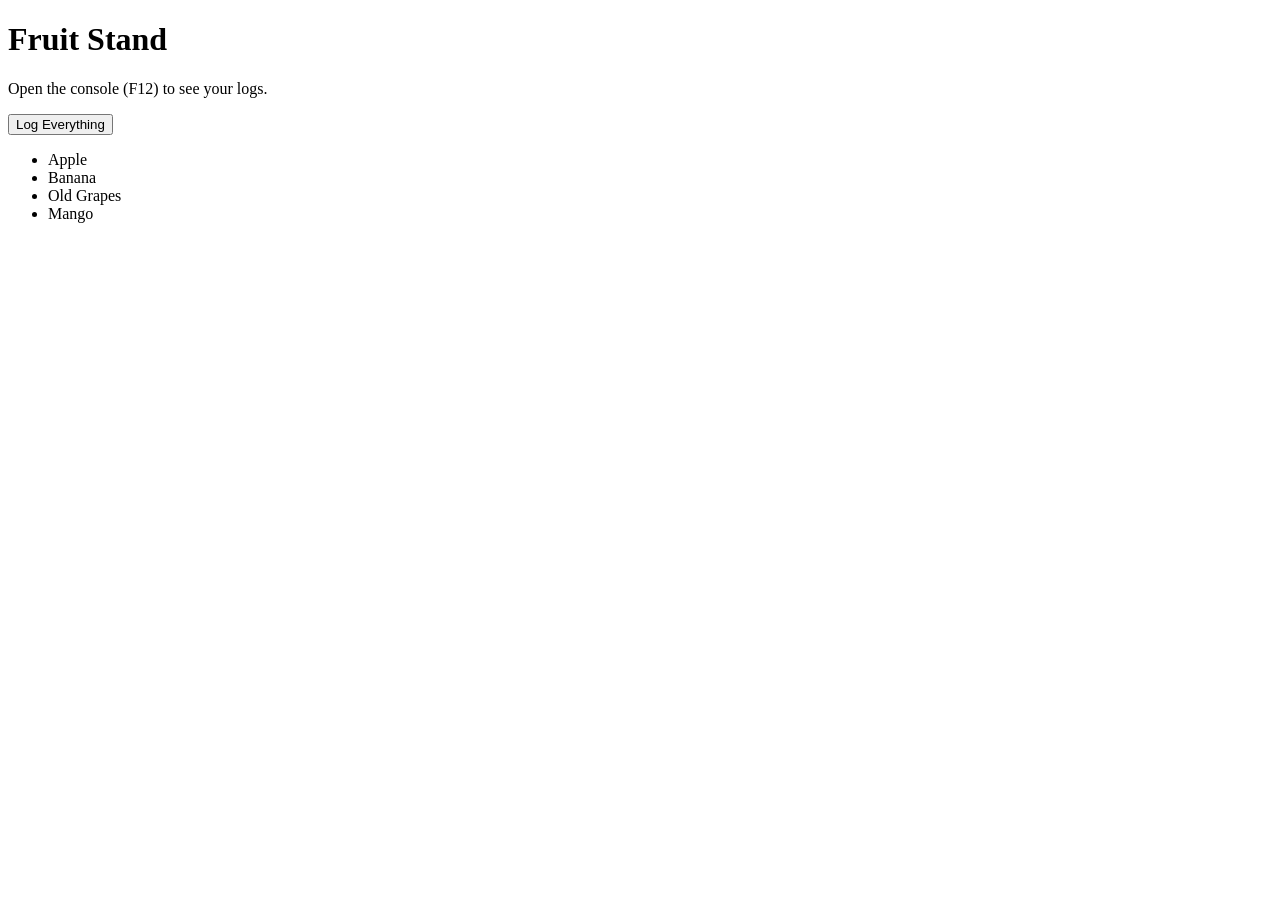
<file: 01-selectors/index.html>
<!DOCTYPE html>
<html lang="en">
<head>
  <meta charset="UTF-8">
  <title>DOM Selectors Warm-up</title>
</head>
<body>
  <h1 id="title">Fruit Stand</h1>
  <p class="intro">Open the console (F12) to see your logs.</p>

  <button id="log-btn">Log Everything</button>

  <ul id="fruit-list">
    <li class="fruit">Apple</li>
    <li class="fruit">Banana</li>
    <li class="fruit" data-fresh="false">Old Grapes</li>
    <li class="fruit" data-fresh="false">Mango</li>
  </ul>

  <script src="script.js"></script>
</body>
</html>
</file>
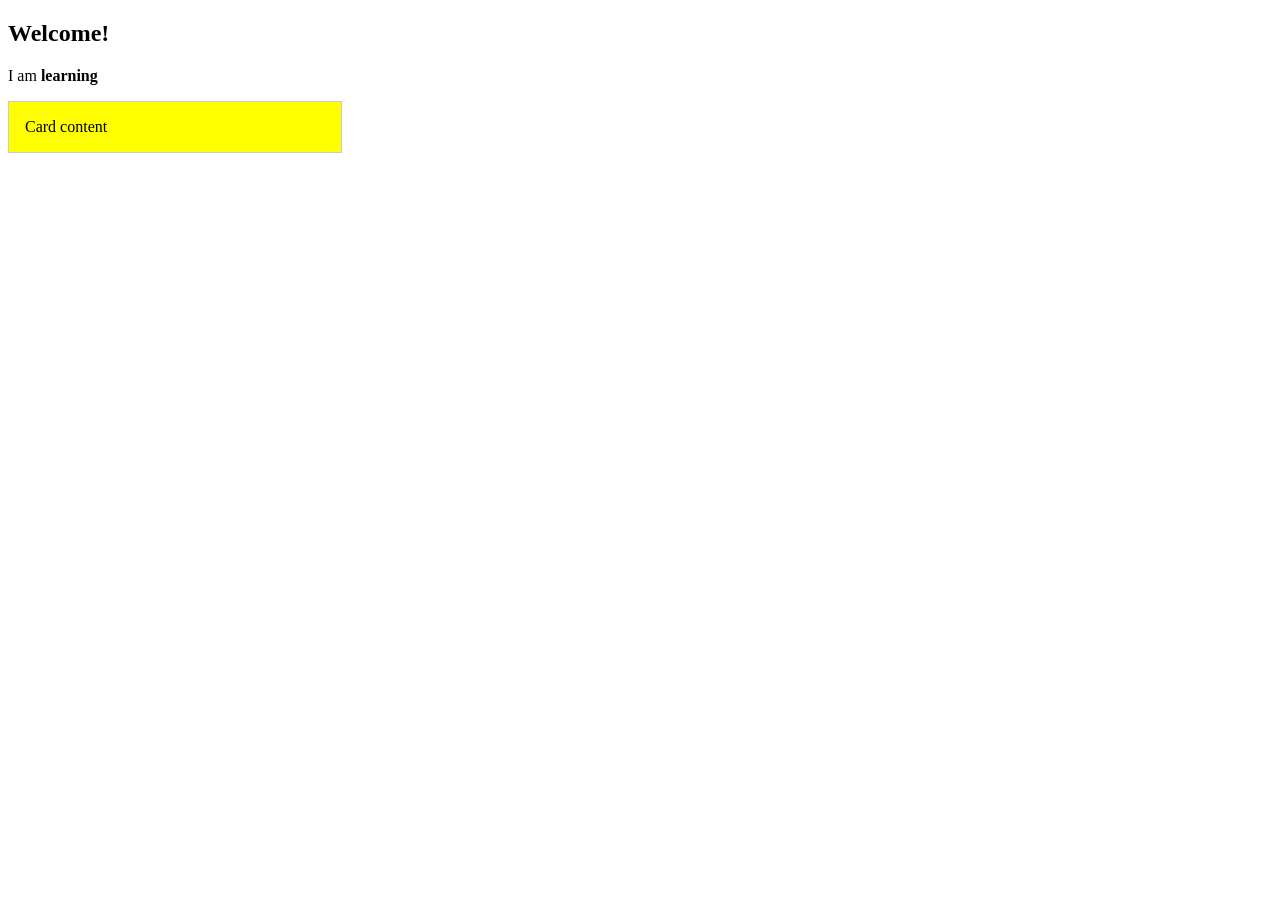
<file: 02-content-and-classes/index.html>
<!DOCTYPE html>
<html lang="en">
<head>
  <meta charset="UTF-8">
  <title>Content, Attributes & Classes</title>
  <style>
    .card { border: 1px solid #ccc; padding: 1rem; max-width: 300px; }
    .highlight { background: yellow; }
  </style>
</head>
<body>
  <h2 id="heading">Old Heading</h2>
  <p id="bio">I am learning the DOM.</p>

  <div id="card" class="card" data-visits="0">Card content</div>

  <script src="script.js"></script>
</body>
</html>
</file>
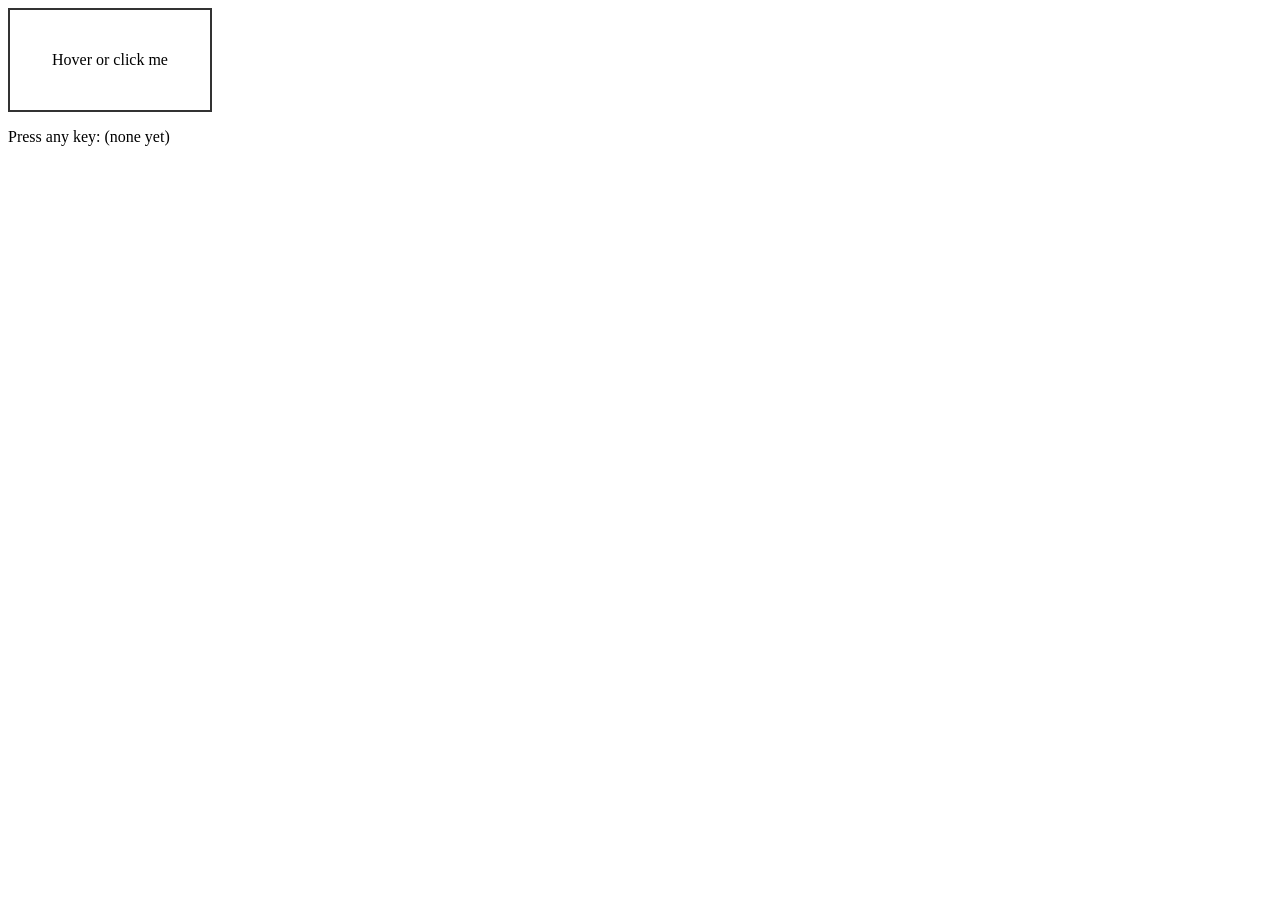
<file: 03-events-basics/index.html>
<!DOCTYPE html>
<html lang="en">
<head>
  <meta charset="UTF-8">
  <title>Events Basics</title>
  <style>
    .box {
      width: 200px;
      height: 100px;
      display: flex;
      align-items: center;
      justify-content: center;
      border: 2px solid #333;
      cursor: pointer;
    }
    .box.hover { background: #cde; }
  </style>
</head>
<body>
  <div id="box" class="box">Hover or click me</div>
  <p id="log"></p>
  <p>Press any key: <span id="key-display">(none yet)</span></p>

  <script src="script.js"></script>
</body>
</html>
</file>
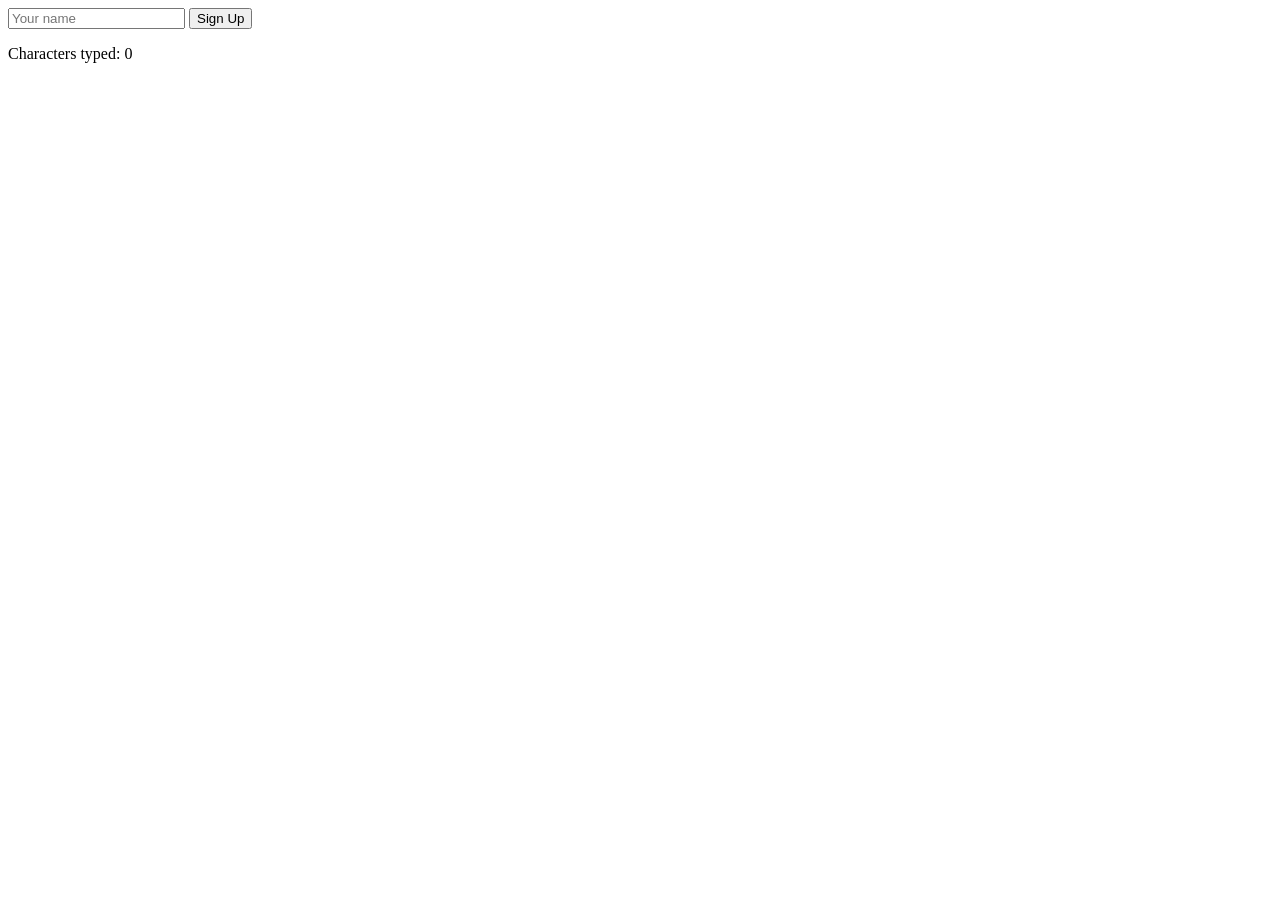
<file: 04-form-events/index.html>
<!DOCTYPE html>
<html lang="en">
<head>
  <meta charset="UTF-8">
  <title>Form Events</title>
</head>
<body>
  <form id="signup-form">
    <input type="text" id="name-input" placeholder="Your name" autocomplete="off">
    <button type="submit">Sign Up</button>
  </form>

  <p>Characters typed: <span id="char-count">0</span></p>
  <p id="feedback"></p>

  <script src="script.js"></script>
</body>
</html>
</file>
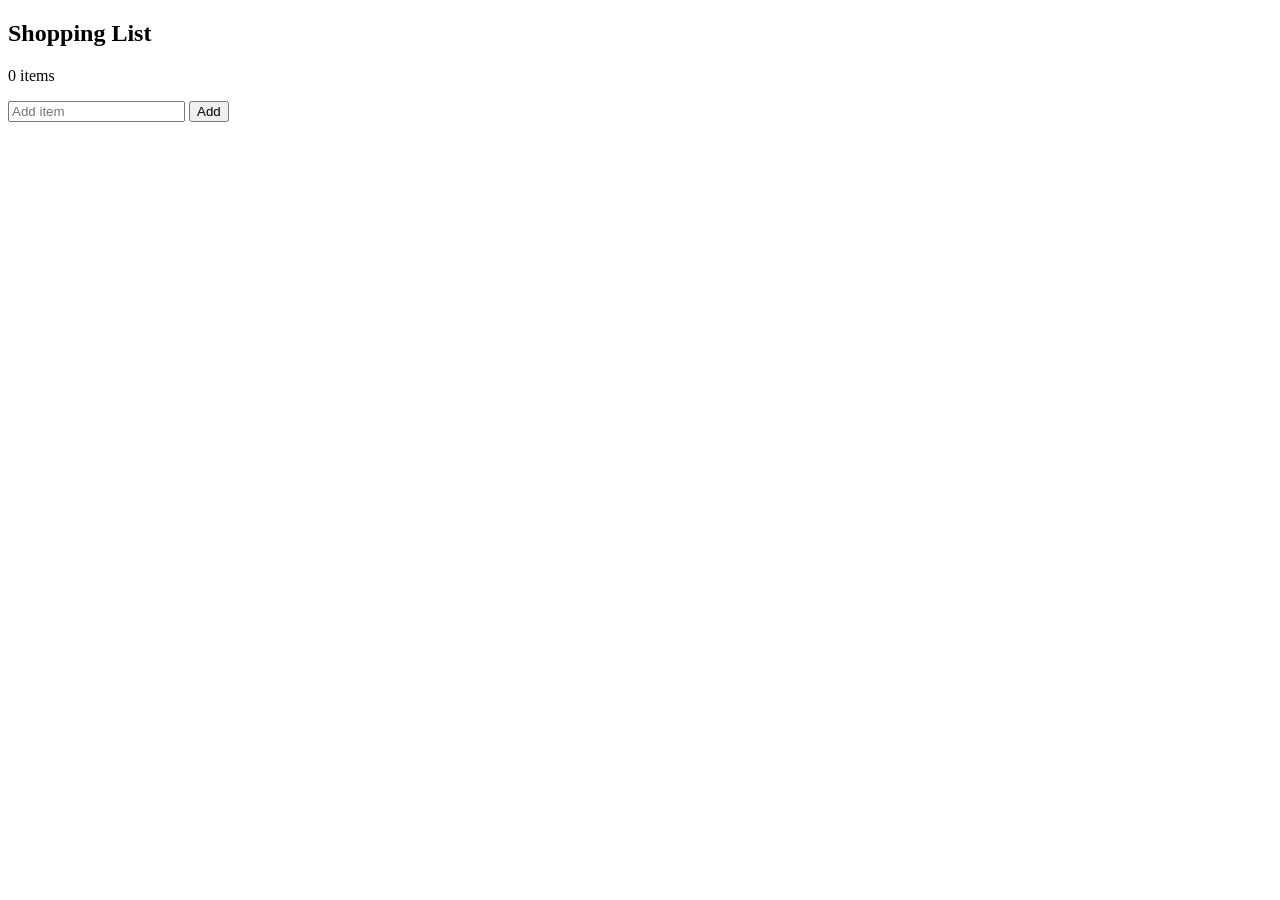
<file: 05-create-and-remove/index.html>
<!DOCTYPE html>
<html lang="en">
<head>
  <meta charset="UTF-8">
  <title>Creating & Removing Elements</title>
</head>
<body>
  <h2>Shopping List</h2>
  <p><span id="item-count">0</span> items</p>

  <input type="text" id="item-input" placeholder="Add item" autocomplete="off">
  <button id="add-item-btn">Add</button>

  <ul id="items"></ul>

  <script src="script.js"></script>
</body>
</html>
</file>
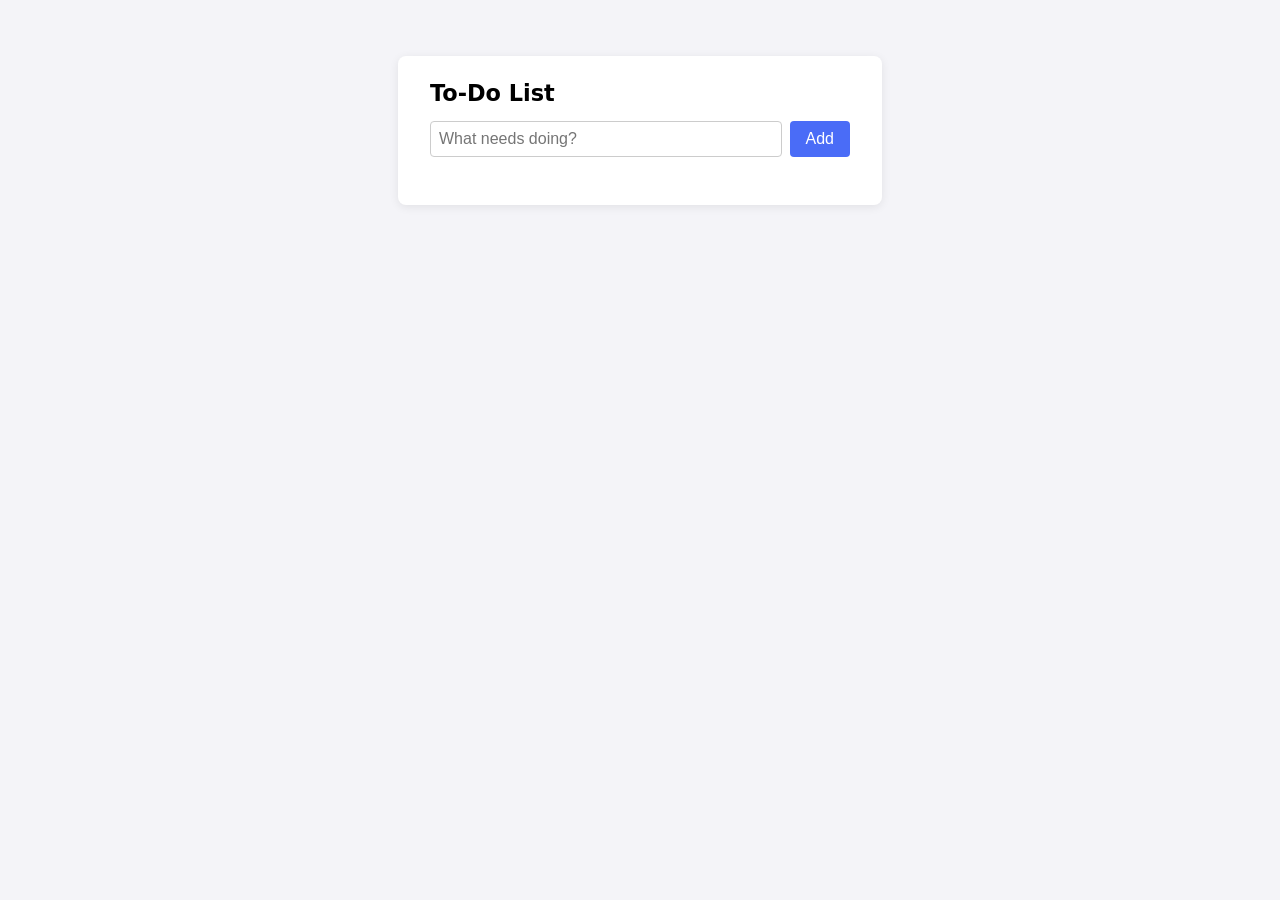
<file: 06-todo-list/index.html>
<!DOCTYPE html>
<html lang="en">
<head>
  <meta charset="UTF-8">
  <title>To-Do List — DOM Exercise</title>
  <link rel="stylesheet" href="style.css">
</head>
<body>
  <main class="app">
    <h1>To-Do List</h1>
    <form id="todo-form">
      <input type="text" id="todo-input" placeholder="What needs doing?" autocomplete="off">
      <button type="submit" id="add-btn">Add</button>
    </form>
    <ul id="todo-list"></ul>
  </main>

  <script src="script.js"></script>
</body>
</html>
</file>
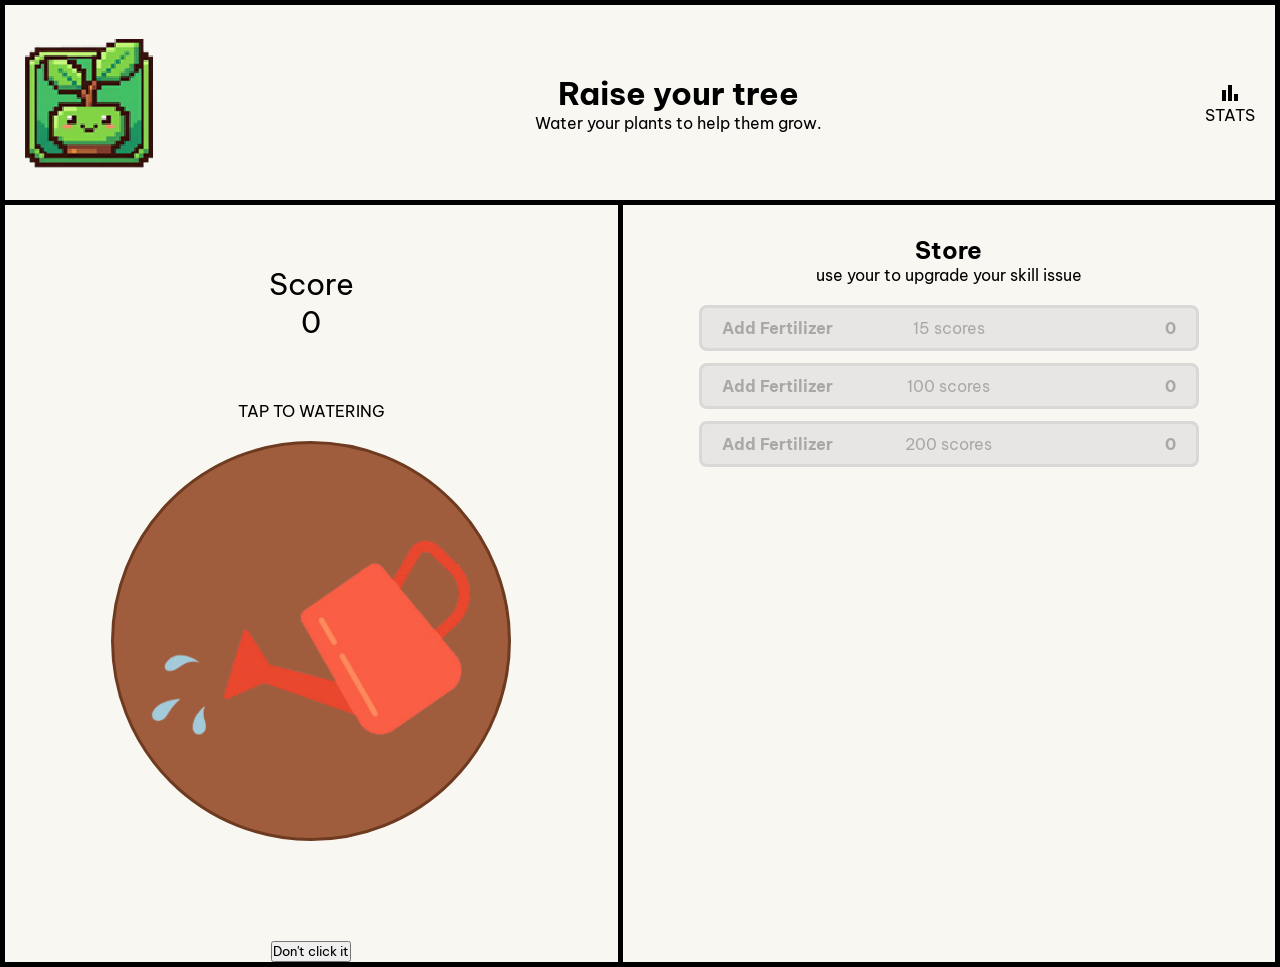
<file: ClickGame/index.html>
<!doctype html>
<html lang="en">
  <head>
    <meta charset="UTF-8" />
    <meta name="viewport" content="width=device-width, initial-scale=1.0" />
    <title>Raise your tree</title>
    <link rel="stylesheet" href="style.css" />
    <link rel="preconnect" href="https://fonts.googleapis.com" />
    <link rel="preconnect" href="https://fonts.gstatic.com" crossorigin />
    <link
      href="https://fonts.googleapis.com/css2?family=Be+Vietnam+Pro:ital,wght@0,100;0,200;0,300;0,400;0,500;0,600;0,700;0,800;0,900;1,100;1,200;1,300;1,400;1,500;1,600;1,700;1,800;1,900&display=swap"
      rel="stylesheet"
    />
    <link
      rel="stylesheet"
      href="https://fonts.googleapis.com/css2?family=Material+Symbols+Outlined:opsz,wght,FILL,GRAD@24,400,0,0"
    />
  </head>
  <body>
    <header>
      <a href="index.html">
        <img
          src="media/clicktreeicon-removebg-preview2.png"
          alt="Sapling Logo"
          class="leaves-icon"
        />
      </a>
      <div id="headTitle">
        <h1>Raise your tree</h1>
        <p>Water your plants to help them grow.</p>
      </div>
      <div class="stats-btn" type="button">
        <span class="material-symbols-outlined" id="statIcon">bar_chart</span>
        <span class="btn-label">STATS</span>
      </div>
    </header>

    <div id="field">
      <!-- section left -->
      <section id="sectionLeft">
        <div id="scoreText">
          <div>Score</div>
          <div id="scoreCount"></div>
        </div>
        <div id="tree-hint">TAP TO WATERING</div>
        <button id="btn-watering"></button>
        <button id="btn-reset">Don't click it</button>
      </section>

      <div id="seperator"></div>
      <!--เส้นแบ่งsection-->

      <!-- section right -->
      <section id="sectionRight">
        <div>
          <h2>Store</h2>
          <p>use your to upgrade your skill issue</p>
        </div>
        <div id="upgradeStore">
          <div id="upgrade1" class="canBuy">
            <p class="upgrade-title">Add Fertilizer</p>

            <p class="upgrade-cost">15 scores</p>

            <p id="upgradeCount1" class="upgrade-count">0</p>
          </div>
          <div id="upgrade2" class="canBuy">
            <p class="upgrade-title">Add Fertilizer</p>

            <p class="upgrade-cost">100 scores</p>

            <p id="upgradeCount2" class="upgrade-count">0</p>
          </div>
          <div id="upgrade3" class="canBuy">
            <p class="upgrade-title">Add Fertilizer</p>

            <p class="upgrade-cost">200 scores</p>

            <p id="upgradeCount3" class="upgrade-count">0</p>
          </div>
          <div></div>
        </div>
      </section>

      <!-- <div id="seperator"></div>เส้นแบ่งsection -->
    </div>
  </body>
  <script src="testscript copy.js"></script>
</html>
</file>
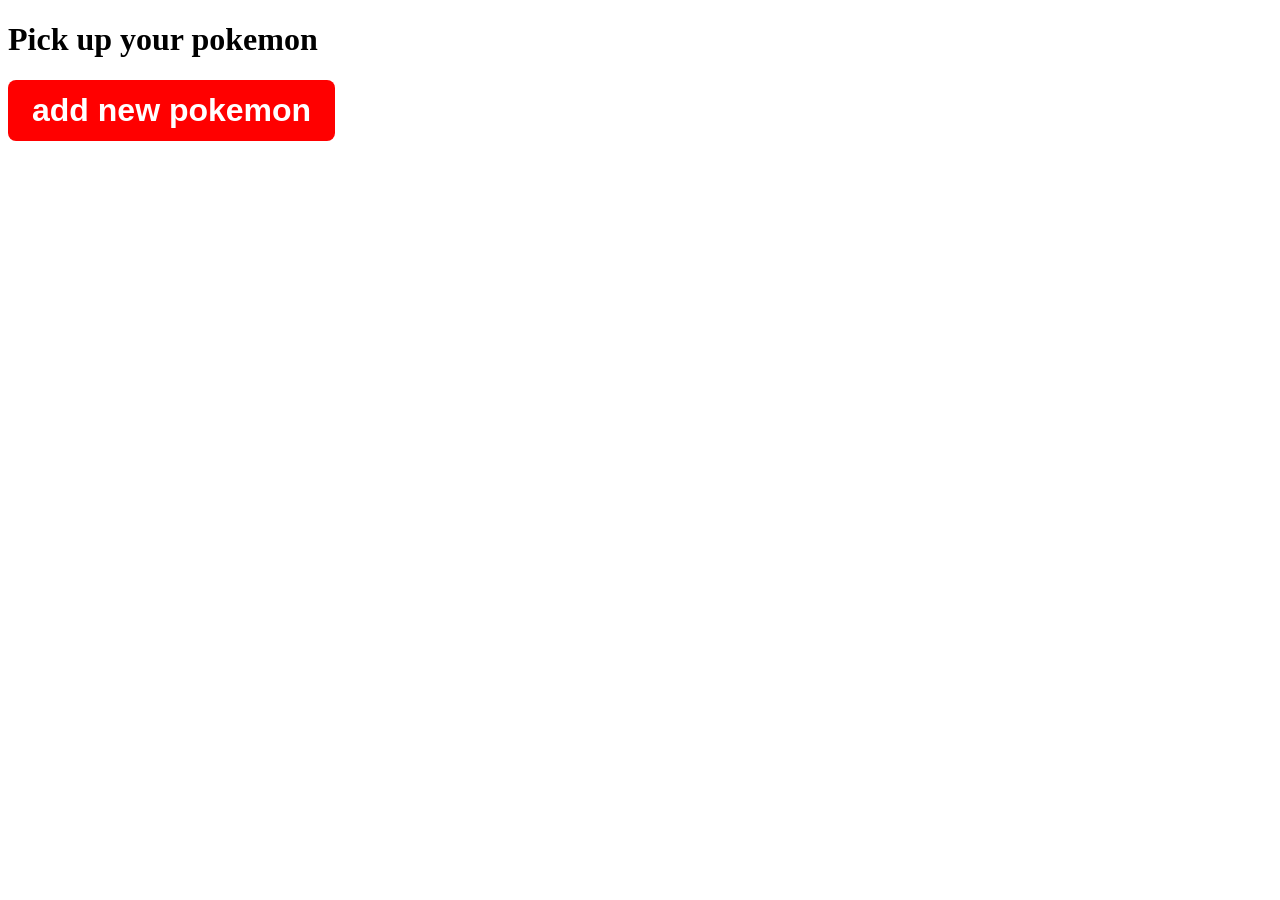
<file: pokemon/index.html>
<!DOCTYPE html>
<html lang="en">
<head>
    <meta charset="UTF-8">
    <meta name="viewport" content="width=device-width, initial-scale=1.0">
    <title>pokemon</title>
    <link rel="stylesheet" href="style.css">
</head>
<body>
    <h1>Pick up your pokemon</h1>
    <div id="progressX">
    </div>
    <button id="btn-newpokemon">add new pokemon</button>

    <script src="script.js">

    </script>
    

</body>
</html>
</file>
<file: 06-todo-list/style.css>
body {
  font-family: system-ui, sans-serif;
  background: #f4f4f8;
  display: flex;
  justify-content: center;
  padding: 3rem 1rem;
}

.app {
  background: #fff;
  border-radius: 8px;
  box-shadow: 0 2px 10px rgba(0, 0, 0, 0.08);
  padding: 1.5rem 2rem 2rem;
  width: 100%;
  max-width: 420px;
}

h1 {
  margin-top: 0;
  font-size: 1.4rem;
}

#todo-form {
  display: flex;
  gap: 0.5rem;
  margin-bottom: 1rem;
}

#todo-input {
  flex: 1;
  padding: 0.5rem;
  font-size: 1rem;
  border: 1px solid #ccc;
  border-radius: 4px;
}

#add-btn {
  padding: 0.5rem 1rem;
  font-size: 1rem;
  border: none;
  border-radius: 4px;
  background: #4a6cf7;
  color: #fff;
  cursor: pointer;
}

#add-btn:hover {
  background: #3a56d4;
}

#todo-list {
  list-style: none;
  padding: 0;
  margin: 0;
}

#todo-list li {
  display: flex;
  align-items: center;
  justify-content: space-between;
  padding: 0.5rem 0;
  border-bottom: 1px solid #eee;
}

#todo-list li .todo-text {
  cursor: pointer;
  flex: 1;
}

#todo-list li.completed .todo-text {
  text-decoration: line-through;
  color: #999;
}

.delete-btn {
  background: none;
  border: none;
  color: #d33;
  font-size: 1.1rem;
  cursor: pointer;
  line-height: 1;
  padding: 0 0.25rem;
}
</file>
<file: ClickGame/style.css>
* {
  margin: 0;
  padding: 0;
  box-sizing: border-box;
  font-family: "Be Vietnam Pro", sans-serif;
}

body {
  width: 100vw;
  /* height: 100vh; */
  background-color: #f9f7f2;
  /* ป้องกันแถบสกรอลล์ */
  /* overflow: hidden;  */
  display: flex;
  flex-direction: column;
  border: 5px solid black;
}

header {
  display: flex;
  justify-content: space-between;
  align-items: center;
  height: 200px;
  padding: 20px 20px;
  border-bottom: 5px solid black;
  box-sizing: border-box;
}

.leaves-icon {
  display: flex;
  box-sizing: border-box;
  height: 130px;
  width: auto;
  cursor: pointer;
  image-rendering: pixelated;

}
#headTitle {
  text-align: center;
  flex-shrink: 0;
}

.stats-btn {
  display: flex;
  flex-direction: column;
  align-items: center;
  justify-content: center;
  cursor: pointer;
  background: transparent;
  border: none;
}

#field {
  display: flex;
  flex: 1; /* ยืดกินพื้นที่ส่วนล่างทั้งหมด */
  width: 100%;
  align-items: flex-start; /* จัดเนื้อหาภายในให้อยู่กึ่งกลางแนวตั้ง */
  box-sizing: border-box;
}

/* SectionLeft */

#sectionLeft {
  display: flex;
  flex-direction: column;
  align-items: center;
  flex: 1;
  justify-content: flex-start;
  padding-top: 30px;
}

#scoreText {
  /* 3. ปรับ padding ออก แล้วใช้ margin เว้นระยะห่างด้านล่างแทน */
  padding: 30px 0;
  margin-bottom: 10px;
  font-size: 30px;
  text-align: center;
}

#tree-hint {
  padding: 20px 0;
}

#btn-watering {
  background-image: url("media/istockphoto-1648523249-612x612-removebg-preview.png");
  background-color: #A05D3D;
  background-size: contain;
  background-position: center;
  background-repeat: no-repeat;
  width: 400px;
  height: 400px;
  border: solid #6E3B21;
  border-radius: 100%;
  cursor: pointer;
  padding: 100px;
  margin-bottom: 100px;
}

@keyframes treeBop {
  0% {
    /* ขนาดเดิม และ มุมเดิม (0 องศา) */
    transform: scale(1) rotate(0deg);
  }
  50% {
    /* ขยายขึ้น 15% พร้อมกับหมุนไปทางขวา 10 องศา */
    transform: scale(1.15) rotate(-20deg);
  }
  100% {
    /* กลับมาขนาดเดิม และ มุมเดิม */
    transform: scale(1) rotate(0deg);
  }
}

/* ส่วนเรียกใช้ยังคงเดิม */
.treeActive {
  animation: treeBop 0.2s ease-in-out;
}

#seperator {
  align-self: stretch; /* ยืดเต็มความสูงของ .main-container */
  border-left: 5px solid black; /* ความหนาเส้น */
  margin: 0; /* เว้นระยะห่างซ้าย-ขวา */
}

/* SectionRight */

#sectionRight {
  flex: 1; /* บังคับกินพื้นที่ 50% ของฝั่งขวาเท่ากับฝั่งซ้าย */
  display: flex;
  flex-direction: column;
  align-items: center; /* หรือ flex-start หากต้องการชิดซ้ายภายในฝั่งขวา */
  padding: 20px;
  justify-content: flex-start;
  padding-top: 30px;
  text-align: center;
}

#upgradeStore {
  width: 100%; /* ให้กล่องร้านค้าขยายเต็มพื้นที่ฝั่งขวา */
  max-width: 500px; /* กำหนดความกว้างสูงสุดเพื่อความสวยงาม */
  margin-top: 20px;
  display: flex;
  flex-direction: column;
  gap: 12px; /* ระยะห่างระหว่างปุ่มอัปเกรดแต่ละอัน */
}

.canBuy {
  display: flex;
  align-items: center; /* จัดให้อยู่กึ่งกลางแนวตั้งเท่ากัน */
  justify-content: space-between; /* กระจาย 3 ส่วน: ซ้ายสุด - กลาง - ขวาสุด */

  border: 3px solid black;
  border-radius: 8px;
  box-sizing: border-box;
  cursor: pointer;
}

/* --- จัดการพื้นที่กึ่งกลาง --- */
.upgrade-title {
  flex: 1;
  text-align: left; /* ชิดซ้าย */
  font-weight: bold;
}

.upgrade-cost {
  flex: 1;
  text-align: center; /* ตรงกลางเป๊ะ */
}

.upgrade-count {
  flex: 1;
  text-align: right; /* ชิดขวา */
  font-weight: bold;
}

.is-disabled {
  width: 100%;
  padding: 10px 20px;
  background-color: #e0e0e0; /* เปลี่ยนเป็นสีเทาอ่อนเพื่อให้ดูเหมือนปิดใช้งาน */
  color: #888888; /* ตัวหนังสือสีเทาเข้มขึ้นเล็กน้อยให้อ่านง่ายแต่ยังดูdisabled */
  border: 3px solid #cccccc; /* ขอบสีเทาอ่อนลง */
  border-radius: 8px;
  box-sizing: border-box;
  cursor: not-allowed; /* แสดงไอคอนห้ามกด */
  opacity: 0.7; /* ทำให้ปุ่มดูจางลงเล็กน้อย */
  pointer-events: none;
}

.is-active {
  width: 100%;
  padding: 20px 40px;
  background-color: #216b39;
  color: white;
  border: 3px solid #2c7844;
  border-radius: 8px;
  background-size: 100% 100%;

  box-sizing: border-box;
  cursor: pointer;
}
</file>
<file: pokemon/style.css>
.Pokemon_card{
    display: flex;
    flex-direction: column;
    justify-content: space-between;
    align-items: center;
    background-color: beige;
}

#btn-newpokemon {
  /* 1. ขนาดและระยะห่าง */
  padding: 12px 24px;         /* ระยะห่างข้างในปุ่ม (บน-ล่าง 12px, ซ้าย-ขวา 24px) */
  font-size: 32px;            /* ขนาดตัวอักษร */
  font-weight: bold;          /* ตัวอักษรตัวหนา */

  /* 2. สีและขอบ */
  background-color: red;  /* สีพื้นหลัง (สีเขียว) */
  color: white;               /* สีตัวอักษร */
  border: none;               /* เอาเส้นขอบดำๆ เดิมออก */
  border-radius: 8px;         /* ทำมุมปุ่มให้มน */

  /* 3. ตกแต่งเพิ่มเติม */
  cursor: pointer;            /* เปลี่ยนรูปเมาส์เป็นนิ้วชี้เมื่อเอาเมาส์ไปชี้ */
  transition: 0.3s;           /* ทำให้นิเมชันตอนเปลี่ยนสีดูนุ่มนวลขึ้น */
}

/* 4. Effect ตอนเอาเมาส์ไปชี้ (Hover) */
#btn-newpokemon:hover {
  background-color: #45a049;  /* เปลี่ยนเป็นสีเขียวที่เข้มขึ้นเล็กน้อย */
  transform: translateY(-2px); /* ลอยขึ้นข้างบนเล็กน้อย 2px */
}
</file>
